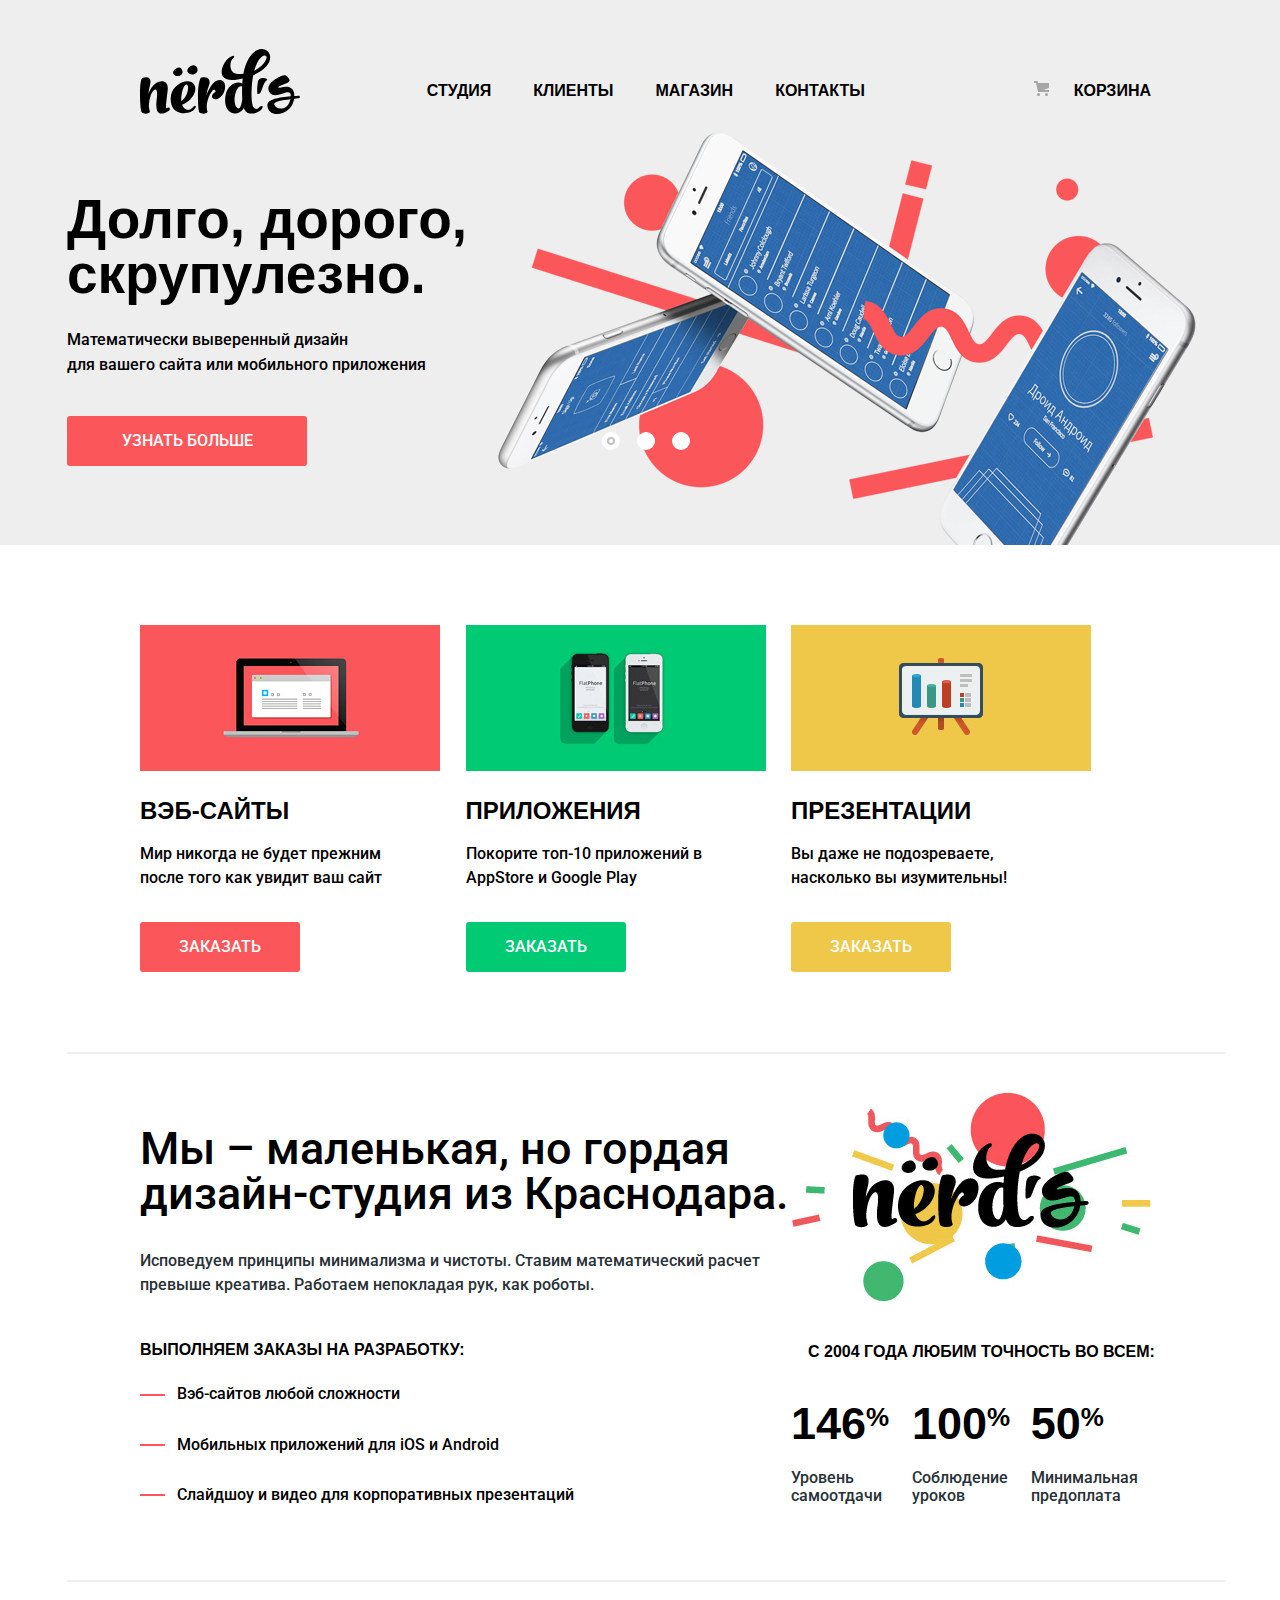
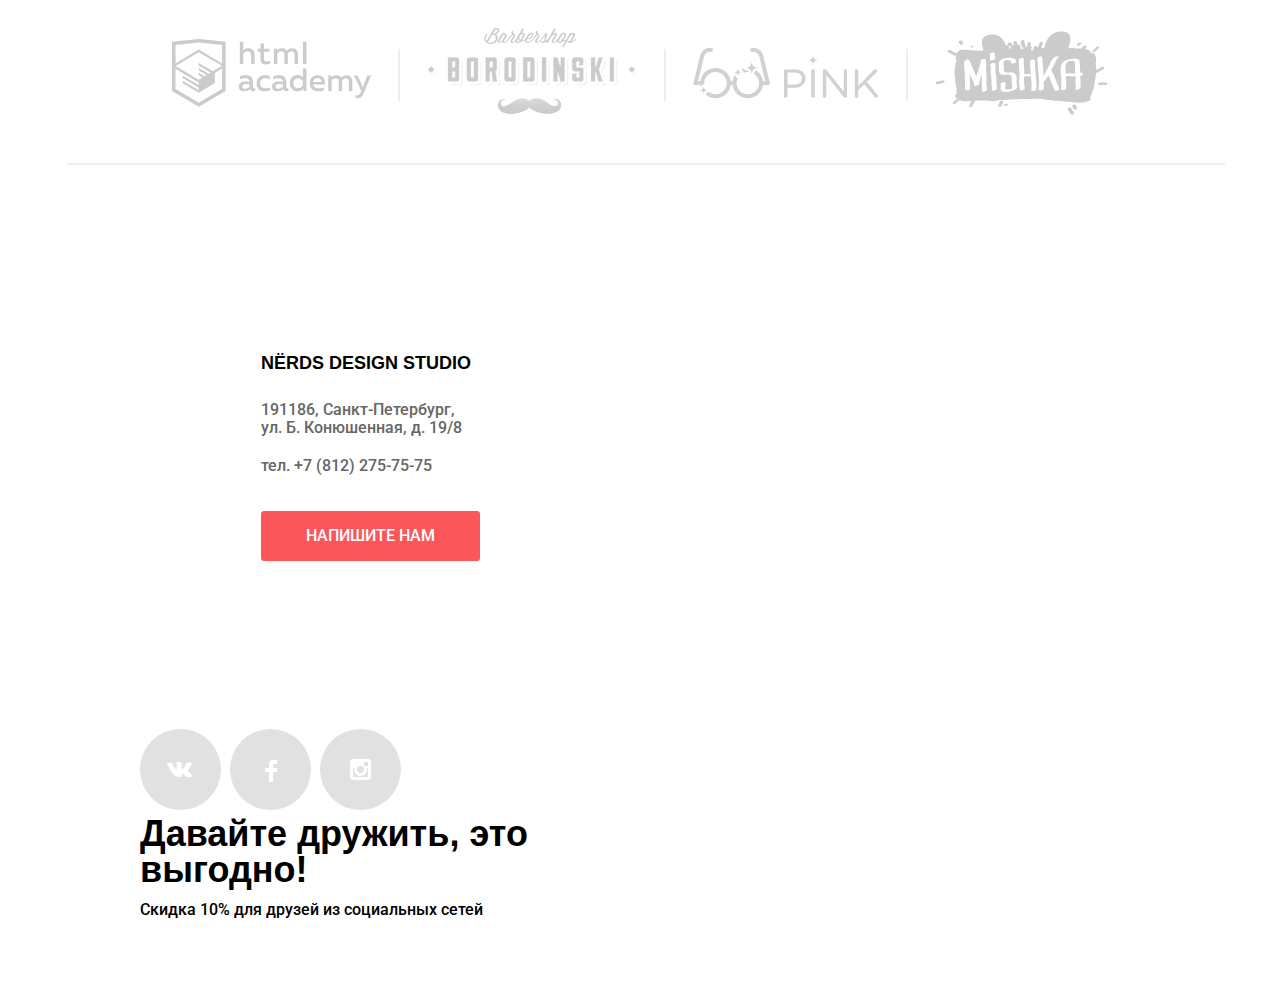
<file: index.html>
<!DOCTYPE html>
<html  lang="ru">
    <head>
        <meta charset="utf-8">
        <title>HTML Academy: Нёрдс</title>
        <link href="https://fonts.googleapis.com/css?family=Roboto:400,500,700&display=swap&subset=cyrillic" rel="stylesheet">
        <link rel="stylesheet" href="css/normalize.css">
        <link rel="stylesheet" href="css/style.min.css">
    </head>
    <body>
        <header class="page-header">
            <nav>
                <a class="page-header__logo" href="index.html">
                    <img src="img/svg/nerds-logo.svg" width="160" height="65" alt="Логотип Нёрдс Магазин готовых шаблонов">
                </a>
                <ul class="site-menu">
                    <li><a href="">Студия</a></li>
                    <li><a href="">Клиенты</a></li>
                    <li><a href="catalog.html">Магазин</a></li>
                    <li><a href="">Контакты</a></li>
                </ul>
                <ul class="basket-block">
                    <li><a href=""><img src="img/svg/cart-icon.svg" width="15" height="15" alt="Иконка корзины">Корзина</a></li>
                </ul>
            </nav>
        </header>
        <main class="main-container">
            <!--Блок банер начало -->
            <section class="sec-main-banner">
                <ul class="main-slider">
                    <li class="slide1">
                        <div class="start-home__message">
                            <h1>Долго, дорого, скрупулезно.</h1>
                            <p>Математически выверенный дизайн<br> для вашего сайта или мобильного приложения</p>
                            <a href="catalog.html" class="btn btn-red btn-know-more btn-link">Узнать больше</a>
                        </div>
                        <img src="img/slide1.png" width="760" height="431" alt="HTML Academy" title="HTML Academy" aria-hidden="true">
                    </li>
                    <li class="slide2 hide">
                        <div class="start-home__message">
                            <h1>Любим математику как никто другой</h1>
                            <p>Никакого креатива, только математические формулы для расчета идеальных пропорций</p>
                            <a href="catalog.html" class="btn btn-red btn-know-more btn-link">Узнать больше</a>
                        </div>
                        <img src="img/slide2.png" width="760" height="431" alt="HTML Academy" title="HTML Academy" aria-hidden="true">
                    </li>
                    <li class="slide3 hide">
                        <div class="start-home__message">
                            <h1>Только ночь,<br /> только хардкор</h1>
                            <p>Работать днем, как все? Мы против этого. Ближе к полуночи работа только начинается.</p>
                            <a href="catalog.html" class="btn btn-red btn-know-more btn-link">Узнать больше</a>
                        </div>
                        <img src="img/slide3.png" width="760" height="431" alt="HTML Academy" title="HTML Academy" aria-hidden="true">
                    </li>
                </ul>
                <ul class="slide-switcher">
                    <li class="slide1 selected"></li>
                    <li class="slide2"></li>
                    <li class="slide3"></li>
                </ul>
            </section>
            <!--Блок банер конец -->
            <!--Блок услуги начало -->
            <section class="sec-our-services">
                <ul>
                    <li class="services-item web-sites">
                        <h3>Вэб-сайты</h3>
                        <p>Мир никогда не будет прежним<br> после того как увидит ваш сайт</p>
                        <a href="" class="btn btn-red btn-link">Заказать</a>
                    </li>
                    <li class="services-item apps">
                        <h3>Приложения</h3>
                        <p>Покорите топ-10 приложений в<br> AppStore и Google Play</p>
                        <a href="" class="btn btn-green btn-link">Заказать</a>
                    </li>
                    <li class="services-item presentations">
                        <h3>Презентации</h3>
                        <p>Вы даже не подозреваете,<br> насколько вы изумительны!</p>
                        <a href="" class="btn btn-yellow btn-link">Заказать</a>
                    </li>
                </ul>
            </section>
            <!--Блок услуги конец -->
            <hr class="block-separator">
            <!--Блок о нас начало -->
            <section class="sec-what-we-are">
                <div class="left-block-info"> <!--Левый блок-->
                    <h2>Мы &#8211; маленькая, но гордая дизайн-студия из Краснодара.</h2>
                    <p>Исповедуем принципы минимализма и чистоты. Ставим математический расчет превыше креатива. Работаем непокладая рук, как роботы.</p>

                    <h3>Выполняем заказы на разработку:</h3>
                    <ul>
                        <li>Вэб-сайтов любой сложности</li>
                        <li>Мобильных приложений для iOS и Android</li>
                        <li>Слайдшоу и видео для корпоративных презентаций</li>
                    </ul>
                </div>
                <div class="right-block-info">   <!--Правый блок-->
                    <img src="img/what-we-are-img.png" width="360" height="208" alt="Картинка проекта Nerds">
                    <p>C 2004 года любим точность во всем:</p>
                    <ul>
                        <li>
                            <span class="percent">146<sup>%</sup></span>
                            <label>Уровень самоотдачи</label>
                        </li>
                        <li>
                            <span class="percent">100<sup>%</sup></span>
                            <label>Соблюдение уроков</label>
                        </li>
                        <li>
                            <span class="percent">50<sup>%</sup></span>
                            <label>Минимальная предоплата</label>
                        </li>
                    </ul>
                </div>
            </section>
            <!--Блок о нас конец -->
            <hr class="block-separator">
            <!--Блок проектов начало -->
            <section class="sec-projects-links">
                <h2 class="sr-only">Партнеры</h2>
                <ul>
                    <li>
                        <a href="https://htmlacademy.ru/intensive/htmlcss" target="_blank">
                            <img src="img/svg/logo-5.svg" width="199" height="68" alt="HTML academy картинка ссылка">
                        </a>
                    </li>
                    <li class="separator"></li>
                    <li>
                        <a href="" target="_blank">
                            <img src="img/svg/logo-2.svg" width="209" height="90" alt="Borodinski барбершоп проект картинка ссылка">
                        </a>
                    </li>
                    <li class="separator"></li>
                    <li>
                        <a href="" target="_blank">
                            <img src="img/svg/logo-3.svg" width="185" height="52" alt="Pink проект картинка ссылка">
                        </a>
                    </li>
                    <li class="separator"></li>
                    <li>
                        <a href="" target="_blank">
                            <img src="img/svg/logo-4.svg" width="173" height="84" alt="Mishka проект картинка ссылка">
                        </a>
                    </li>
                </ul>
            </section>
            <!--Блок проектов конец -->
            <hr class="block-separator">
            <!--Блок карты начало -->
            <section class="sec-map additional">
                <div id="YMapsID" class="map-container"></div> <!--фрейм карты-->
                <div class="popup-map">       <!--блок с позицией absolute-->
                    <h3>NЁRDS DESIGN STUDIO</h3>
                    <p>191186, Санкт-Петербург,<br> ул. Б. Конюшенная, д. 19/8</p>
                    <a class="call-us" href="tel:+7(812)2757575">тел. +7 (812) 275-75-75</a>
                    <a class="btn btn-red btn-right-us btn-link" onclick="showPopup()">Напишите нам</a>
                </div>
            </section>
            <section class="sec-popup">
                <div class="popup__inner">
                    <div class="popup-header">
                        <h2>Напишите нам</h2>
                        <div class="popup-close-btn-container">
                            <button class="modal__close icon-close" type="button" aria-label="Закрыть" data-modal="close" onclick="closePopup()"></button>
                        </div>
                    </div>
                    <form>
                        <div class="form__group">
                            <div class="form__group_item">
                                <label for="form_name_field" class="form__label">Ваше имя:</label>
                                <input name="name" id="form_name_field" class="field field--text " placeholder="Имя Фамилия">
                            </div>
                            <div class="form__group_item">
                                <label for="form_email_field" class="form__label">Ваш email:</label>
                                <input name="email" id="form_email_field" placeholder="email@example.com">
                            </div>
                        </div>
                        <div class="form__group_item">
                            <label for="form_message_field" class="form__label">Текст письма:</label>
                            <textarea name="message" id="form_message_field" placeholder="В свободной форме"></textarea>
                        </div>
                        <button class="btn btn-red btn-submit" type="submit" onclick="ValidateForm()" aria-label="Отправить">Отправить</button>
                    </form>
                </div>
            </section>
            <!--Блок карты конец -->
        </main>
        <footer class="page-footer">
            <ul>
                <li>
                    <a href="" target="_blank" title="vk" class="vk-icon">
                        <span class="sr-only">Наша страница в&nbsp;Vk</span>
                        <img src="img/vk-icon.png" width="26" height="15" alt="vkontakte">
                    </a>
                </li>
                <li>
                    <a href="" target="_blank" title="facebook" class="fb-icon">
                        <span class="sr-only">Наша страница в&nbsp;Facebook</span>
                        <img src="img/fb-icon.png" width="12" height="22" alt="facebook">
                    </a>
                </li>
                <li>
                    <a href="" target="_blank" title="Instagram" class="insta-icon">
                        <span class="sr-only">Наша страница в&nbsp;Instagram</span>
                        <img src="img/insta-icon.png" width="21" height="21" alt="instagram">
                    </a>
                </li>
            </ul>
            <div class="page-footer__inner_text">
                <h2>Давайте дружить, это выгодно!</h2>
                <p>Скидка 10% для друзей из социальных сетей</p>
            </div>
        </footer>
        <script src="https://api-maps.yandex.ru/2.1/?apikey=421859a3-2eac-498c-969b-a181e2cbf312&lang=ru_RU"></script>
        <script src="js/script.min.js" defer="defer"></script>
    </body>
</html>
</file>
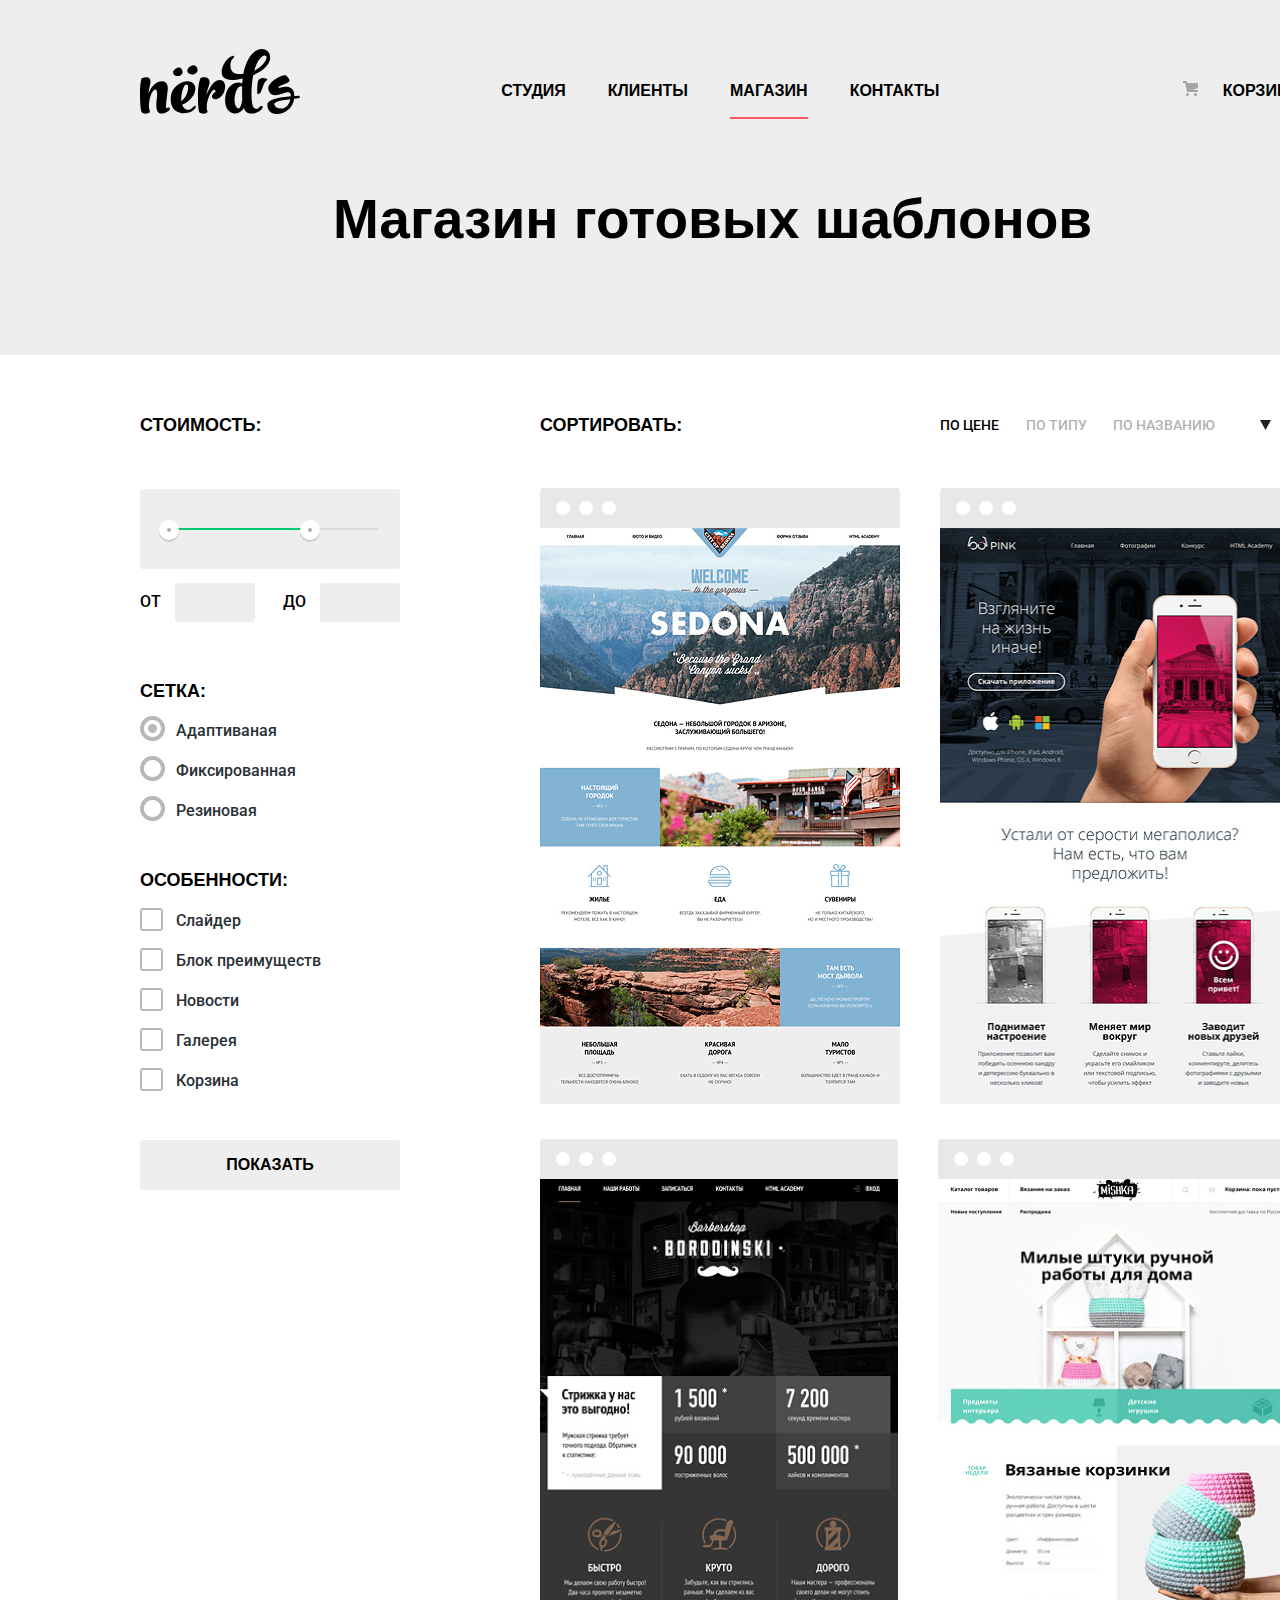
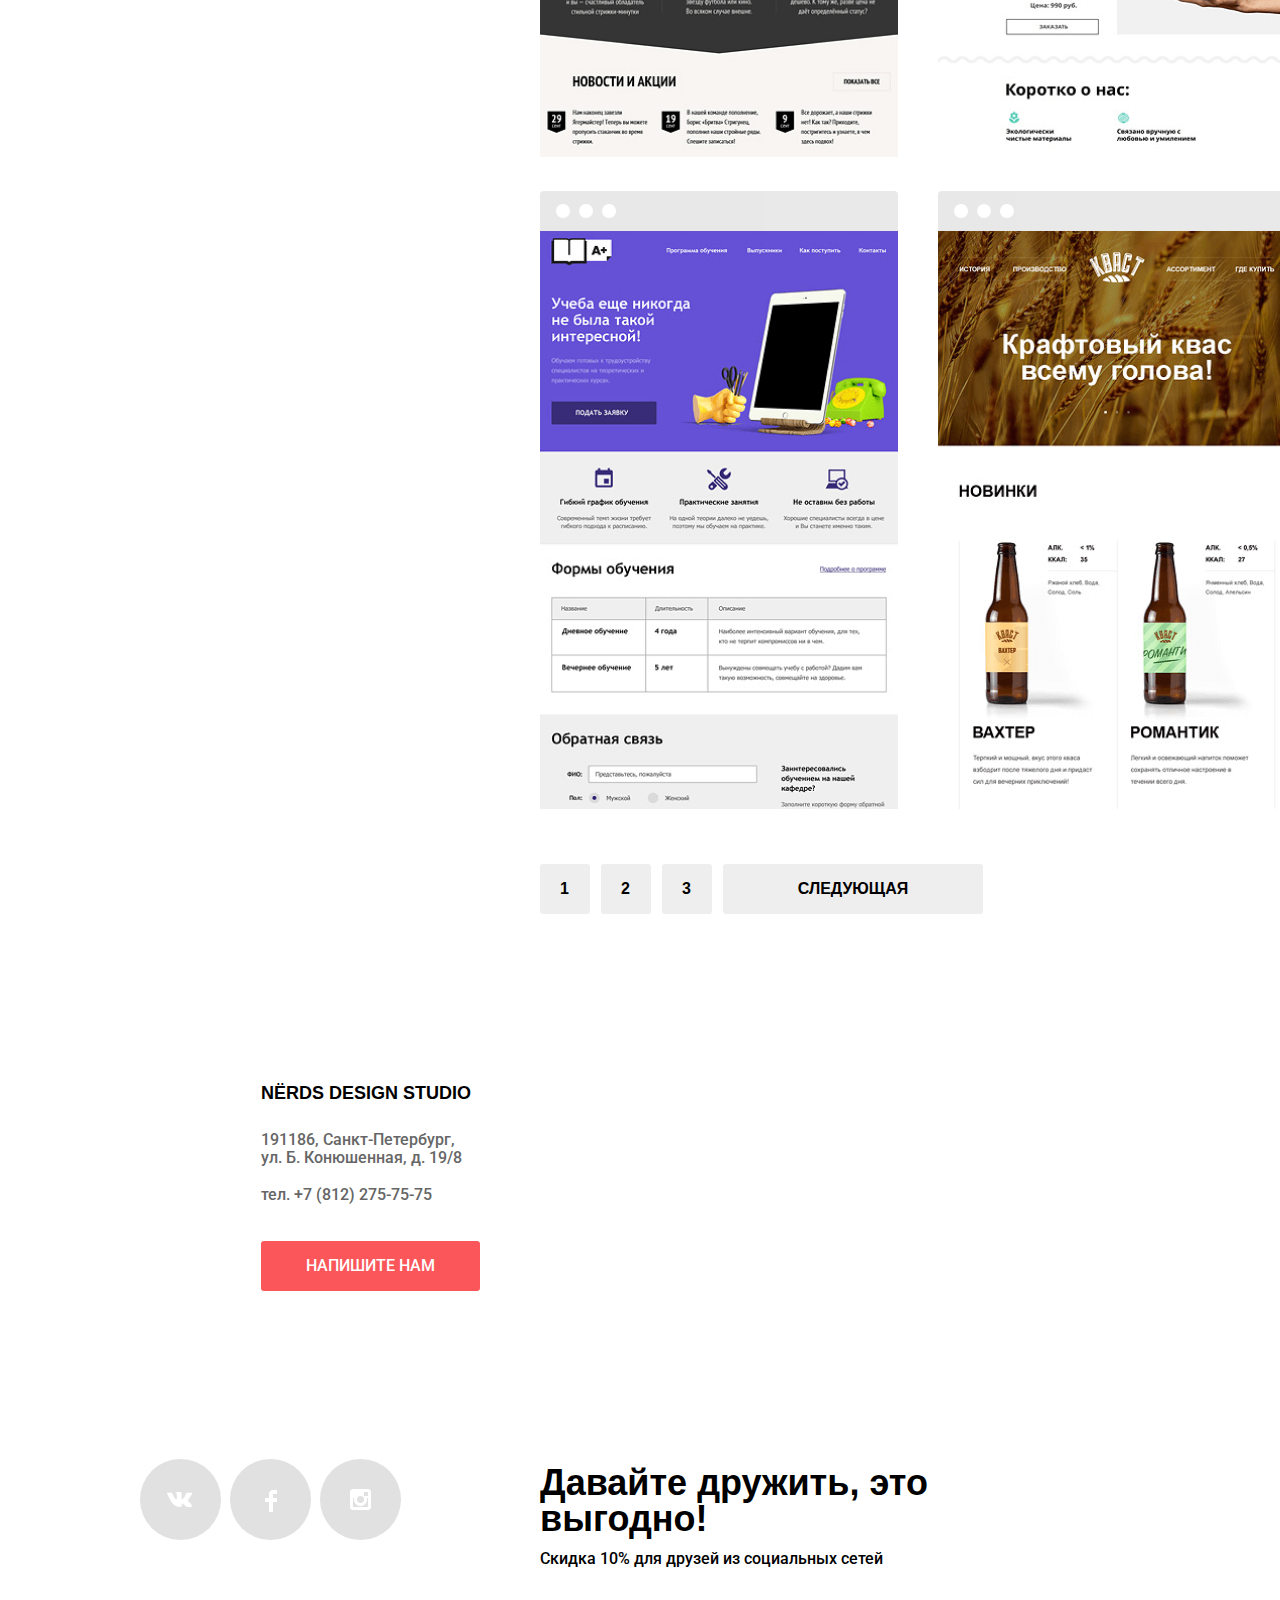
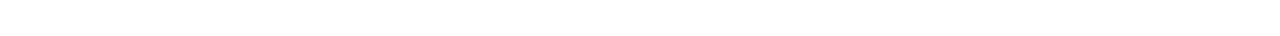
<file: catalog.html>
<!DOCTYPE html>
<html lang="ru">
<head>
    <meta charset="utf-8">
    <title>HTML Academy: Нёрдс</title>
    <link href="https://fonts.googleapis.com/css?family=Roboto:400,500,700&display=swap&subset=cyrillic" rel="stylesheet">
    <link rel="stylesheet" href="css/normalize.css">
    <link rel="stylesheet" href="css/style.min.css">
</head>
<body>
    <header class="page-header">
            <nav>
                <a class="page-header__logo" href="index.html">
                    <img src="img/svg/nerds-logo.svg" width="160" height="65" alt="Логотип Нёрдс Магазин готовых шаблонов">
                </a>
                <ul class="site-menu">
                    <li><a href="">Студия</a></li>
                    <li><a href="">Клиенты</a></li>
                    <li><a class="active" href="">Магазин</a></li>
                    <li><a href="">Контакты</a></li>
                </ul>
                <ul class="basket-block">
                    <li><a href=""><img src="img/svg/cart-icon.svg" width="15" height="15" alt="Иконка корзины">Корзина</a></li>
                </ul>
            </nav>
    </header>
    <main class="main-container">
        <!--Блок заголвок страницы начало -->
        <section class="sec-head-title">
            <h1>Магазин готовых шаблонов</h1>
        </section>
        <!--Блок заголвок страницы конец -->

        <section class="sec-main-part">
            <h2 class="sr-only">Основная часть</h2>
                <aside>
                    <form action="/" method="get">
                        <fieldset class="filter-price">
                            <legend>
                                Стоимость:
                            </legend>
                            <div class="range-filter">
                                <div class="range-controls">
                                    <div class="scale">
                                        <div class="bar"></div>
                                    </div>
                                    <div class="toggle toggle-min" tabindex="0">
                                        <span class="sr-only">Минимум</span>
                                    </div>
                                    <div class="toggle toggle-max" tabindex="0">
                                        <span class="sr-only">Максимум</span>
                                    </div>
                                </div>
                                    <div class="price-controls">
                                        <label for="from-field" class="min-price">
                                            от   <input type="number" id="from-field" name="min_price">
                                        </label>
                                        <label for="to-field" class="max-price">
                                            до  <input type="number" id="to-field" name="max_price">
                                        </label>
                                    </div>
                            </div>
                        </fieldset>
                        <fieldset class="choose-grid">
                            <legend>
                                Сетка:
                            </legend>
                            <ul>
                                <li>
                                    <input type="radio" id="filter_adaptive" name="grid-group" value="adaptive" checked>
                                    <label for="filter_adaptive">Адаптиваная</label>
                                </li>
                                <li>
                                    <input type="radio" id="filter_fixed" name="grid-group" value="fixed">
                                    <label for="filter_fixed">Фиксированная</label>
                                </li>

                                <li>
                                    <input type="radio" id="filter_rubber" name="grid-group" value="rubber">
                                    <label for="filter_rubber">Резиновая</label>
                                </li>

                            </ul>
                        </fieldset>
                        <fieldset class="features">
                            <legend>
                                Особенности:
                            </legend>
                            <ul>
                                <li>
                                    <input type="checkbox" id="filter-slider" name="features">
                                    <label for="filter-slider">
                                        Слайдер
                                    </label>

                                </li>
                                <li>
                                    <input type="checkbox" id="filter-benefits" name="features">
                                    <label for="filter-benefits">

                                        Блок преимуществ
                                    </label>
                                </li>
                                <li>
                                    <input type="checkbox" id="filter-news" name="features">
                                    <label for="filter-news">
                                        Новости
                                    </label>
                                </li>
                                <li>
                                    <input type="checkbox" id="filter-gallery" name="features">
                                    <label for="filter-gallery">
                                        Галерея
                                    </label>
                                </li>
                                <li>
                                    <input type="checkbox" id="filter-basket" name="features">
                                    <label for="filter-basket">
                                        Корзина
                                    </label>
                                </li>
                            </ul>
                        </fieldset>
                        <button type="submit" class="btn-submit btn-grey" aria-label="Показать">Показать</button>
                    </form>
                </aside>
                <section>
                        <!--Сортировка начало-->
                        <div class="sort-container">
                            <h3>Сортировать:</h3>
                            <ul class="sort-container-inner">
                                <li class="sort-by-price">
                                    <a href="#" class="sort-type active">
                                        <span>По цене</span>
                                    </a>
                                </li>
                                <li class="sort-by-type">
                                    <a href="#" class="sort-type">
                                        <span>По типу</span>
                                    </a>
                                </li>
                                <li class="sort-by-name">
                                    <a href="#" class="sort-type">
                                        <span>По названию</span>
                                    </a>
                                </li>
                                <li class="sort-down">
                                    <a href="#" class="sort-btn">
                                        <img src="img/icon-down-dir.png" width="11" height="10" alt="Иконка корзины">
                                    </a>
                                </li>
                                <li class="sort-up">
                                    <a href="#" class="sort-btn">
                                        <img src="img/icon-up-dir.png" width="11" height="10" alt="Иконка корзины">
                                    </a>
                                </li>
                            </ul>
                        </div>
                        <!--Сортировка конец-->
                        <!--Листинг проектов начало-->

                        <ul class="projects-item-list">
                            <li class="project-item">
                                <div class="project-item-controls">
                                    <ul>
                                        <li><a href="#"></a></li>
                                        <li><a href="#"></a></li>
                                        <li><a href="#"></a></li>
                                    </ul>
                                </div> <!--Блок под кнопки точки слайдера-->
                                <img src="img/img-sedona.png" width="360" height="576" alt="sedona">

                                <div class="project-item-hover-block">       <!--Блок с дисплей = None -->
                                    <div class="project-item-hover-block-container">
                                        <a href="">SEDONA</a>
                                        <p>Информационный сайт для туристов</p>
                                        <button class="btn btn-red btn-price" aria-label="Цена" type="button">9900 &#x20BD;</button>
                                    </div>
                                </div>

                            </li>
                            <li class="project-item">
                                <div class="project-item-controls">
                                    <ul>
                                        <li><a href="#"></a></li>
                                        <li><a href="#"></a></li>
                                        <li><a href="#"></a></li>
                                    </ul>
                                </div> <!--Блок под кнопки точки слайдера-->
                                <img src="img/img-pink.png" width="360" height="576" alt="pink">
                                <div class="project-item-hover-block">       <!--Блок с дисплей = None -->
                                    <div class="project-item-hover-block-container">
                                        <a href="">PINK APP</a>
                                        <p>Продуктовый лендинг приложения для iOS и Android</p>
                                        <button class="btn btn-red btn-price" aria-label="Цена" type="button">9900 &#x20BD;</button>
                                    </div>
                                </div>
                            </li>
                            <li class="project-item">
                                <div class="project-item-controls">
                                    <ul>
                                        <li><a href="#"></a></li>
                                        <li><a href="#"></a></li>
                                        <li><a href="#"></a></li>
                                    </ul>
                                </div> <!--Блок под кнопки точки слайдера-->
                                <img src="img/img-barbershop.png" width="358" height="578" alt="barbershop">
                                <div class="project-item-hover-block">       <!--Блок с дисплей = None -->
                                    <div class="project-item-hover-block-container">
                                        <a href="">Barbershop</a>
                                        <p>Сайт салона красоты.<br>Для мужчин, да.</p>
                                        <button class="btn btn-red btn-price" aria-label="Цена" type="button">9900 &#x20BD;</button>
                                    </div>
                                </div>
                            </li>
                            <li class="project-item">
                                <div class="project-item-controls">
                                    <ul>
                                        <li><a href="#"></a></li>
                                        <li><a href="#"></a></li>
                                        <li><a href="#"></a></li>
                                    </ul>
                                </div>
                                <img src="img/img-mishka.png" width="358" height="578" alt="mishka">
                                <div class="project-item-hover-block">       <!--Блок с дисплей = None -->
                                    <div class="project-item-hover-block-container">
                                        <a href="">Mishka</a>
                                        <p>Интернет-магазин<br>вязаных игрушек</p>
                                        <button class="btn btn-red btn-price" aria-label="Цена" type="button">9900 &#x20BD;</button>
                                    </div>
                                </div>
                            </li>
                            <li class="project-item">
                                <div class="project-item-controls">
                                    <ul>
                                        <li><a href="#"></a></li>
                                        <li><a href="#"></a></li>
                                        <li><a href="#"></a></li>
                                    </ul>
                                </div> <!--Блок под кнопки точки слайдера-->
                                <img src="img/img-aplus.png" width="358" height="578" alt="aplus">
                                <div class="project-item-hover-block">       <!--Блок с дисплей = None -->
                                    <div class="project-item-hover-block-container">
                                        <a href="">A+</a>
                                        <p>Лендинг курсов повышения<br>квалификации</p>
                                        <button class="btn btn-red btn-price" aria-label="Цена" type="button">9900 &#x20BD;</button>
                                    </div>
                                </div>
                            </li>
                            <li class="project-item">
                                <div class="project-item-controls">
                                    <ul>
                                        <li><a href="#"></a></li>
                                        <li><a href="#"></a></li>
                                        <li><a href="#"></a></li>
                                    </ul>
                                </div> <!--Блок под кнопки точки слайдера-->
                                <img src="img/img-kvast.png" width="358" height="578" alt="kvast">
                                <div class="project-item-hover-block">       <!--Блок с дисплей = None -->
                                    <div class="project-item-hover-block-container">
                                        <a href="">Кваст</a>
                                        <p>Промо-сайт производителя<br>крафтового кваса</p>
                                        <button class="btn btn-red btn-price" aria-label="Цена" type="button">9900 &#x20BD;</button>
                                    </div>
                                </div>
                            </li>
                        </ul>
                        <!--Листинг проектов конец-->
                        <!--Пагинация начало-->
                        <div class="pagination">
                            <ul>
                                <li><a href="">1</a></li>
                                <li><a href="">2</a></li>
                                <li><a href="">3</a></li>
                                <li class="next-page"><a href="">Следующая</a></li>
                            </ul>
                        </div>
                        <!--Пагинация конец-->
                </section>

        </section>
        <!--Блок карты начало -->
        <section class="sec-map">
            <div id="YMapsID" class="map-container"></div> <!--фрейм карты-->
            <div class="popup-map">       <!--блок с позицией absolute-->
                <h3>NЁRDS DESIGN STUDIO</h3>
                <p>191186, Санкт-Петербург,<br> ул. Б. Конюшенная, д. 19/8</p>
                <a class="call-us" href="tel:+7(812)2757575">тел. +7 (812) 275-75-75</a>
                <a onclick="showPopup()" class="btn btn-red btn-right-us btn-link">Напишите нам</a>
            </div>
        </section>
        <!--Блок карты конец -->
        <section class="sec-popup catalog">
            <div class="popup__inner">
                <div class="popup-header">
                    <h2>Напишите нам</h2>
                    <div class="popup-close-btn-container">
                        <button class="modal__close icon-close" type="button" aria-label="Закрыть" data-modal="close" onclick="closePopup()"></button>
                    </div>
                </div>
                <form>
                    <div class="form__group">
                        <div class="form__group_item">
                            <label for="form_name_field" class="form__label">Ваше имя:</label>
                            <input name="name" id="form_name_field" class="field field--text " placeholder="Имя Фамилия">
                        </div>
                        <div class="form__group_item">
                            <label for="form_email_field" class="form__label">Ваш email:</label>
                            <input name="email" id="form_email_field" placeholder="email@example.com">
                        </div>
                    </div>
                    <div class="form__group_item">
                        <label for="form_message_field" class="form__label">Текст письма:</label>
                        <textarea name="message" id="form_message_field" placeholder="В свободной форме"></textarea>
                    </div>
                    <button class="btn btn-red btn-submit" type="submit" onclick="ValidateForm()" aria-label="Отправить">Отправить</button>
                </form>
            </div>
        </section>
    </main>
    <footer class="page-footer">
        <ul>
            <li>
                <a href="" target="_blank" title="vk" class="vk-icon">
                    <span class="sr-only">Наша страница в&nbsp;Vk</span>
                    <img src="img/vk-icon.png" width="26" height="15" alt="vkontakte">
                </a>
            </li>
            <li>
                <a href="" target="_blank" title="facebook" class="fb-icon">
                    <span class="sr-only">Наша страница в&nbsp;Facebook</span>
                    <img src="img/fb-icon.png" width="12" height="22" alt="facebook">
                </a>
            </li>
            <li>
                <a href="" target="_blank" title="Instagram" class="insta-icon">
                    <span class="sr-only">Наша страница в&nbsp;Instagram</span>
                    <img src="img/insta-icon.png" width="21" height="21" alt="instagram">
                </a>
            </li>
        </ul>
        <div class="page-footer__inner_text">
            <h2>Давайте дружить, это выгодно!</h2>
            <p>Скидка 10% для друзей из социальных сетей</p>
        </div>
    </footer>
    <script src="https://api-maps.yandex.ru/2.1/?apikey=421859a3-2eac-498c-969b-a181e2cbf312&lang=ru_RU"></script>
    <script src="js/script.min.js" defer="defer"></script>
</body>
</html>
</file>
<file: css/style.min.css>
@font-face{font-family:Roboto;src:url(../fonts/Roboto-Regular.ttf) format('ttf');font-style:normal;font-weight:400}@font-face{font-family:Roboto;src:url(../fonts/Roboto-Bold.ttf) format('truetype');font-style:normal;font-weight:700}@font-face{font-family:Roboto;src:url(../fonts/Roboto-Italic.ttf) format('truetype');font-style:italic;font-weight:400}:root{--basic-black:#000000;--basic-white:#ffffff;--basic-red-one:#FB565A;--basic-red-two:#E74246;--basic-red-three:#D7373B;--basic-green-one:#00CA74;--basic-green-two:#00BC6C;--basic-green-three:#00AA62;--basic-yellow-one:#EFC849;--basic-yellow-two:#EAB534;--basic-yellow-three:#E5A722;--basic-grey-one:#DFDFDF;--basic-grey-two:#D5D5D5;--basic-e:#EEEEEE;--basic-popup-text-color:#666666;--basic-another-text-color:#283136}*,:after,:before{box-sizing:border-box}html{height:100%}body{font-family:Roboto,sans-serif;min-height:100%;display:grid;grid-template-rows:min-content 1fr min-content;align-content:start;font-weight:500;font-size:16px;color:var(--basic-black);padding:0;margin:0}.block-separator{height:2px;background-color:var(--basic-e);border:0;max-width:1158px;margin:0 auto}.page-header{display:-webkit-flex;display:-moz-flex;display:-ms-flex;display:-o-flex;display:flex;-webkit-flex-direction:row;-moz-flex-direction:row;-ms-flex-direction:row;-o-flex-direction:row;flex-direction:row;background-color:var(--basic-e)}.page-header .page-header__logo:active img{opacity:.372}.page-header nav{display:-webkit-box;display:-moz-box;display:-ms-flexbox;display:-webkit-flex;display:flex;flex-direction:row;-webkit-flex-direction:row;-moz-flex-direction:row;-ms-flex-direction:row;-o-flex-direction:row;width:100%;max-width:1440px;margin:0 auto;padding-right:140px;padding-left:140px;justify-content:space-between;padding-top:49px}.page-header nav ul{display:flex;display:-webkit-box;display:-moz-box;display:-ms-flexbox;display:-webkit-flex;flex-direction:row;-webkit-flex-direction:row;-moz-flex-direction:row;-ms-flex-direction:row;-o-flex-direction:row;padding:0}.page-header ul{list-style:none}.page-header ul li a{line-height:30px;text-decoration:none;text-transform:uppercase;color:var(--basic-black);font-weight:700}.page-header ul li .active{padding-bottom:18px;border-bottom:2px solid var(--basic-red-one)}.page-header ul li a:hover{color:var(--basic-red-one)}.page-header ul li a:active{mix-blend-mode:normal;opacity:.3}.page-header nav .site-menu{width:438px;margin-right:42px;justify-content:space-between;flex-wrap:wrap;margin-top:27px;margin-bottom:9px;padding:0;z-index:99}.page-header .basket-block{margin-top:27px;margin-bottom:9px;padding:0}.basket-block li a img{margin-right:25px}.sec-our-services{padding-top:80px;padding-bottom:80px;padding-left:140px;padding-right:200px;max-width:1440px;margin:0 auto;width:100%}.sec-our-services ul{display:flex;flex-direction:row;align-items:center;justify-content:space-between;padding:0;margin:0;list-style:none}.sec-our-services ul li:before{width:300px;height:146px;content:'';display:block}.sec-our-services ul li{width:300px}.sec-our-services ul li h3{font-size:24px;line-height:30px;font-weight:700;text-transform:uppercase;margin-top:25px;margin-bottom:16px}.sec-our-services ul li p{font-size:16px;line-height:24px;margin-bottom:32px}.apps:before{background-image:url(../img/illustration-2.png)}.presentations:before{background-image:url(../img/illustration-3.png)}.web-sites:before{background-image:url(../img/illustration-1.png)}.btn{width:160px;min-height:50px;border:none;border-radius:3px;text-transform:uppercase;text-align:center;font-weight:500;font-size:inherit;line-height:18px;font-style:normal;color:var(--basic-white)}.btn-submit{width:260px;border-radius:3px;line-height:18px;text-transform:uppercase;font-weight:700;border:none;height:50px}.btn-red{background-color:var(--basic-red-one)}.btn-red:hover{background-color:var(--basic-red-two)}.btn-red:active{background:var(--basic-red-three);box-shadow:inset 0 3px 0 rgba(0,1,1,.1)}.btn-green{background-color:var(--basic-green-one)}.btn-green:hover{background-color:var(--basic-green-two)}.btn-green:active{background:var(--basic-green-three);box-shadow:inset 0 3px 0 rgba(0,1,1,.1)}.btn-yellow{background-color:var(--basic-yellow-one)}.btn-yellow:hover{background-color:var(--basic-yellow-two)}.btn-yellow:active{background:var(--basic-yellow-three);box-shadow:inset 0 3px 0 rgba(0,1,1,.1)}.btn-grey{background-color:var(--basic-e)}.btn-grey:hover{background:var(--basic-grey-one)}.btn-grey:active{background:var(--basic-grey-two);box-shadow:inset 0 3px 0 rgba(0,1,1,.1)}.btn-right-us{width:219px}.btn-price{width:200px}.btn-know-more{width:240px}.btn-link{display:block;line-height:50px;text-decoration:none;cursor:pointer}.sec-projects-links{padding-left:172px;padding-right:183px;padding-top:46px;padding-bottom:41px;max-width:1440px;margin:0 auto;width:100%}.sec-projects-links ul{max-width:1085px;padding:0;margin:0;list-style:none;display:flex;flex-direction:row;align-items:center;justify-content:space-between}.sec-projects-links ul li img{opacity:.2}.sec-projects-links ul li img:hover{opacity:1}.sec-projects-links ul li img:active{opacity:.1}.sec-projects-links ul .separator{display:block;width:2px;height:52px;background-color:var(--basic-e)}.sec-what-we-are{display:flex;flex-direction:row;padding-left:140px;padding-right:126px;padding-top:39px;padding-bottom:43px;justify-content:space-between;max-width:1440px;margin:0 auto;width:100%}.sec-what-we-are .right-block-info{width:374px}.right-block-info ul{margin-top:28px;width:369px;list-style:none;display:flex;flex-direction:row;align-items:center;padding:0}.right-block-info ul li span sup{font-size:26px;line-height:40px;color:var(--basic-black);font-weight:700}.right-block-info .percent{font-size:45px;line-height:64px;font-weight:700}.right-block-info ul li label{line-height:18px;color:var(--basic-another-text-color);font-size:16px;display:inline-block;margin-top:13px}.right-block-info p{text-transform:uppercase;margin-bottom:0;margin-top:34px;color:var(--basic-black);font-size:16px;line-height:24px;font-weight:700;padding-left:17px}.left-block-info h3{text-transform:uppercase;margin-bottom:23px;font-size:16px;line-height:24px}.left-block-info ul{padding:0}.left-block-info ul li{background:url(../img/pointer.png) no-repeat left;padding-left:37px;list-style:none;margin:0;margin-bottom:32px}.left-block-info h2{font-weight:500;font-size:45px;line-height:45px;margin-bottom:32px;margin-top:33px;width:651px;height:91px}.left-block-info p{font-size:16px;line-height:24px;color:var(--basic-another-text-color);margin-bottom:40px;width:646px;height:49px}.main-container{margin-top:-4px}.sec-main-banner{min-height:431px;height:auto;background-color:var(--basic-e)}.main-slider{max-width:1157px;margin:0 auto;padding:0}.main-slider li{display:flex;flex-direction:row}.main-slider li.hide{display:none}.main-slider .start-home__message{width:397px;padding-top:78px;padding-bottom:80px;height:100%}.main-slider .start-home__message h1{font-size:55px;line-height:55px;margin:0;width:538px}.main-slider .start-home__message p{font-size:16px;line-height:25px;margin:0;margin-top:25px;margin-bottom:39px}.slide-switcher{margin:0 auto;width:88px;padding:0;margin-top:-114px;list-style:none;flex-direction:row;display:flex;justify-content:space-between}.slide-switcher li{position:relative;height:18px;width:18px;border-radius:50%;background-color:var(--basic-white)}.slide-switcher li.selected::before{position:absolute;content:'';top:5px;left:5px;height:8px;width:8px;border:2px solid #c1c1c1;border-radius:50%;background:var(--basic-white)}.map-container{width:100%;height:416px}.sec-map{margin-top:61px;position:relative}.sec-map.additional{margin-top:80px}.popup-map{top:54px;left:211px;position:absolute;width:319px;height:308px;background-color:var(--basic-white);font-size:16px;padding-left:50px;padding-top:49px;padding-right:39px}.popup-map h3{font-size:18px;line-height:30px;color:var(--basic-black);padding:0;margin:0}.popup-map p{color:var(--basic-popup-text-color);font-size:inherit;margin-top:23px;margin-bottom:19px}.popup-map .call-us{margin-bottom:36px;display:inline-block;text-decoration:none;color:var(--basic-popup-text-color)}.sec-popup{width:960px;height:590px;position:absolute;padding-top:63px;display:none;top:1706px;left:0;right:0;margin:auto;padding-bottom:84px;background-color:var(--basic-white);box-shadow:0 20px 40px rgba(0,0,0,.4)}.sec-popup.catalog{top:2500px}.popup-header{display:flex;justify-content:space-between;flex-direction:row}.popup-header h2{font-weight:700;font-size:45px;line-height:53px;margin:0;padding:0}.popup-header .popup-close-btn-container{display:flex;align-items:center;margin-right:-10px}.popup__inner{margin:0 auto;width:761px;height:353px}.popup__inner form .form__group_item{display:flex;flex-direction:column}.popup__inner form .form__group_item input.invalid{border:2px solid var(--basic-red-two);color:var(--basic-red-two)}.popup__inner form .form__group .form__group_item{width:360px}.popup__inner form .form__group_item textarea{height:118px;border:2px solid #d7dcde;border-radius:3px;padding:16px;color:#444}.popup__inner form .form__group_item textarea.invalid{border:2px solid var(--basic-red-two);color:var(--basic-red-two)}.popup__inner form .form__group_item .form__label{font-weight:700;font-size:16px;line-height:18px;margin-bottom:9px}.popup__inner form .form__group{display:-webkit-flex;display:-moz-flex;display:-ms-flex;display:-o-flex;display:flex;-webkit-flex-direction:row;-moz-flex-direction:row;-ms-flex-direction:row;-o-flex-direction:row;flex-direction:row;justify-content:space-between;margin-bottom:34px;margin-top:37px}.popup__innerform .form__group .form__group_item{width:360px}.popup__inner form .form__group .form__group_item input{display:inline-block;height:50px;padding:16px;border:2px solid #d7dcde;border-radius:3px;width:100%;vertical-align:auto}.popup__inner form .btn-submit{margin-top:47px}.icon-close::before{transform:translateX(-50%) rotate3d(0,0,1,45deg)}.icon-close::after{transform:translateX(-50%) rotate3d(0,0,1,-45deg)}.icon-close::after,.icon-close::before{content:'';position:absolute;top:50%;left:50%;width:21px;height:3px;background-color:var(--basic-red-one);opacity:.3;transform-origin:50% 50%}.icon-close:hover:after,.icon-close:hover:before{opacity:1}.icon-close:active:after,.icon-close:active:before{opacity:.1}.icon-close{width:21px;height:21px;padding:0;font-size:0;background:0 0;border:0}.modal__close{position:relative;z-index:2}.page-footer{width:100%;max-width:1440px;margin:0 auto;display:-webkit-flex;display:-moz-flex;display:-ms-flex;display:-o-flex;display:flex;flex-wrap:wrap;padding-left:140px;padding-right:240px;padding-top:68px;padding-bottom:68px;justify-content:space-between}footer .page-footer__inner_text{max-width:660px;padding-right:116px;padding-top:6px}.page-footer__inner_text h2{font-size:36px;line-height:36px;margin-bottom:13px;margin-top:0}.page-footer__inner_text p{margin:0;padding:0}.page-footer ul{padding:0;margin:0;list-style:none;display:-webkit-flex;display:-moz-flex;display:-ms-flex;display:-o-flex;display:flex;-webkit-flex-direction:row;-moz-flex-direction:row;-ms-flex-direction:row;-o-flex-direction:row;flex-direction:row}.page-footer ul li{width:81px;height:81px;margin-right:9px;background:linear-gradient(0deg,#e1e1e1,#e1e1e1),var(--basic-white);border-radius:50%}.page-footer ul li:hover{background:linear-gradient(0deg,var(--basic-red-two),var(--basic-red-two)),var(--basic-white)}.page-footer ul li:active{background:linear-gradient(0deg,var(--basic-red-three),var(--basic-red-three)),var(--basic-white);box-shadow:inset 0 3px 0 rgba(0,1,1,.1)}.page-footer ul .insta-icon{padding:30px}.page-footer ul .vk-icon{padding:33px 28px 33px 27px}.page-footer ul .fb-icon{padding:31px 34px 28px 35px}.page-footer ul li a{position:absolute}.sec-head-title{background-color:var(--basic-e);padding-bottom:108px;padding-top:78px;text-align:center}.sec-head-title h1{margin:0;font-size:55px;line-height:55px;margin-right:15px}.sec-main-part{width:1440px;margin:0 auto;padding-right:140px;padding-left:140px;display:-webkit-flex;display:-moz-flex;display:-ms-flex;display:-o-flex;display:flex;-webkit-flex-direction:row;-moz-flex-direction:row;-ms-flex-direction:row;-o-flex-direction:row;flex-direction:row;flex-direction:row;padding-bottom:0}.sec-main-part aside{max-width:260px;padding-top:55px;height:100%}.sec-main-part section{width:760px;margin-left:140px}.projects-item-list .project-item{margin-bottom:30px;position:relative}.projects-item-list{display:flex;flex-wrap:wrap;list-style:none;padding:0;margin:0}.projects-item-list .project-item:nth-child(odd){margin-right:40px}.projects-item-list .project-item .project-item-controls{height:40px;background:#4d4d4d;opacity:.12;border-top-right-radius:4px;border-top-left-radius:4px}.projects-item-list .project-item .project-item-controls ul{list-style:none;margin:0;display:flex;flex-direction:row;padding-top:13px;padding-bottom:13px;padding-left:16px}.projects-item-list .project-item .project-item-controls ul li a{height:14px;width:14px;border-radius:50%;display:block;margin-right:9px;background-color:var(--basic-white)}.projects-item-list .project-item.active .project-item-controls{opacity:1}.project-item-hover-block{position:absolute;min-height:231px;width:360px;bottom:0;left:0;padding-top:26px;padding-bottom:44px;background:var(--basic-e);text-align:center;display:none}.project-item-hover-block .project-item-hover-block-container{display:flex;flex-direction:column;align-items:center;justify-content:center}.project-item-hover-block .project-item-hover-block-container a{margin:0;padding:0;margin-bottom:12px;text-decoration:none;color:var(--basic-black);font-weight:700}.project-item-hover-block .project-item-hover-block-container a:hover{color:var(--basic-red-one)}.project-item-hover-block .project-item-hover-block-container a:active{opacity:.3;mix-blend-mode:normal}.project-item-hover-block .project-item-hover-block-container p{margin:0;padding:0;margin-bottom:32px;max-width:255px;display:inline-block;vertical-align:auto}.projects-item-list .project-item:hover{box-shadow:0 6px 15px rgba(0,1,1,.25)}.projects-item-list .project-item:hover .project-item-controls{opacity:1}.projects-item-list .project-item:hover .project-item-hover-block{display:block}.sort-container{padding-top:55px;padding-bottom:48px;display:flex;flex-direction:row;justify-content:space-between}.sort-container-inner{width:360px;display:flex;flex-wrap:wrap;list-style:none;padding:0;margin:0}.sort-container h3{padding:0;margin:0;font-size:18px;line-height:30px;text-transform:uppercase}.sort-container ul li .sort-type{font-size:14px;line-height:30px;text-transform:uppercase;text-decoration:none;color:inherit;opacity:.3}.sort-container ul li .sort-type:hover{opacity:.6}.sort-container ul li .sort-type:active{opacity:1}.sort-container ul li .sort-btn{line-height:30px}.sort-container ul li .active{opacity:1}.sort-container-inner .sort-by-price{margin-right:27px}.sort-container-inner .sort-by-type{margin-right:26px}.sort-container-inner .sort-by-name{margin-right:45px}.sort-container-inner .sort-down{margin-right:18px}.pagination{margin-top:20px}.pagination ul{padding:0;margin:0;display:flex;flex-wrap:wrap;list-style:none}.pagination ul li a{text-decoration:none;color:var(--basic-black);text-transform:uppercase;line-height:18px;line-height:50px;font-weight:700}.pagination ul li{background:var(--basic-e);border-radius:3px;border:0}.pagination ul li:hover{background:var(--basic-grey-one)}.pagination ul li:active{background:var(--basic-grey-two);box-shadow:inset 0 3px 0 rgba(0,1,1,.1)}.pagination ul li:not(.next-page){height:50px;min-width:50px;margin-right:11px;padding-left:20px;padding-right:20px}.pagination ul .next-page{width:260px;text-align:center}.sr-only{position:absolute;width:1px;height:1px;margin:-1px;padding:0;border:0;clip:rect(0,0,0,0);-webkit-clip-path:inset(100%);clip-path:inset(100%)}.filter-price{margin:0;padding:0;border:0}.range-filter{width:260px;margin-top:49px}.filter-price legend{font-size:18px;line-height:30px;text-transform:uppercase;font-weight:700}.range-controls{position:relative;height:80px;background-color:var(--basic-e);border-radius:3px;margin-bottom:14px;padding-top:39px;padding-left:22px;padding-right:22px}.range-controls .scale{height:2px;background:#d7dcdf}.range-controls .bar{background:var(--basic-green-one);height:2px;width:70%}.range-controls .toggle{box-sizing:content-box;position:absolute;top:31px;left:0;width:4px;height:4px;padding:0;border:8px solid var(--basic-white);border-radius:50%;background-color:#ababab;box-shadow:0 2px 1px rgba(0,0,0,.15);cursor:pointer}.range-controls .toggle-min{left:19px}.range-controls .toggle-max{left:160px}.price-controls{display:flex;justify-content:space-between}.price-controls label{text-transform:uppercase;font-family:Roboto,sans-serif;font-size:16px}.price-controls input{width:80px;padding:10px;margin-left:10px;text-align:center;color:var(--basic-another-text-color);border:none;border-radius:3px;background:var(--basic-e);font-family:inherit;font-size:inherit}.price-controls input::-webkit-inner-spin-button,.price-controls input::-webkit-outer-spin-button{-webkit-appearance:none;margin:0}.price-controls input{-moz-appearance:textfield}.choose-grid{margin:0;padding:0;border:0;margin-top:54px}.choose-grid legend{font-size:18px;line-height:30px;text-transform:uppercase;font-weight:700}.choose-grid ul{list-style:none;margin:0;padding-top:13px;padding-left:0}.choose-grid ul li:not(:last-child){margin-bottom:17px}.choose-grid ul li label{display:inline-block;position:relative;font-size:16px;line-height:25px;color:var(--basic-another-text-color);cursor:pointer;padding-left:36px;vertical-align:auto}.choose-grid ul li input{display:none}.choose-grid ul li label:before{content:'';display:inline-block;width:25px;height:25px;position:absolute;vertical-align:auto;left:0;bottom:1px;background:url(../img/radio-off.png) 0 0 no-repeat}.choose-grid ul li label:hover::before{background:url(../img/radio-off-hover.png) 0 0 no-repeat}.choose-grid ul li label:disabled::before{background:url(../img/radio-off-disabled.png) 0 0 no-repeat}.choose-grid input[type=radio]:checked+label:before{background:url(../img/radio-on.png) 0 0 no-repeat}.choose-grid input[type=radio]:hover:checked+label:hover:before{background:url(../img/radio-on-hover.png) 0 0 no-repeat}.choose-grid input[type=radio]:disabled:checked+label:disabled:before{background:url(../img/radio-on-disabled.png) 0 0 no-repeat}.features{margin:0;padding:0;border:0;margin-top:43px;padding-bottom:48px}.features legend{font-size:18px;line-height:30px;text-transform:uppercase;font-weight:700}.features ul{list-style:none;margin:0;padding:0;padding-top:14px}.choose-grid ul li label{display:inline-block;position:relative;font-size:16px;line-height:23px;color:var(--basic-another-text-color);cursor:pointer;padding-left:36px;vertical-align:auto}.features ul li input{display:none}.features ul li label{display:inline-block;position:relative;font-size:16px;line-height:23px;color:var(--basic-another-text-color);cursor:pointer;padding-left:36px;vertical-align:auto}.features ul li:not(:last-child){margin-bottom:17px}.features ul li label::before{content:'';display:inline-block;width:23px;height:23px;position:absolute;left:0;bottom:1px;background:url(../img/checkbox-off.png) 0 0 no-repeat;vertical-align:auto}.features ul li label:hover::before{background:url(../img/checkbox-off-hover.png) 0 0 no-repeat}.features ul li label:disabled::before{background:url(../img/checkbox-on-disabled.png) 0 0 no-repeat}.features input[type=checkbox]:checked+label:before{background:url(../img/checkbox-on.png) 0 0 no-repeat;width:26px}.features input[type=checkbox]:hover:checked+label:hover:before{background:url(../img/checkbox-on-hover.png) 0 0 no-repeat}.features input[type=checkbox]:disabled:checked+label:disabled:before{background:url(../img/checkbox-on-disabled.png) 0 0 no-repeat}
</file>
